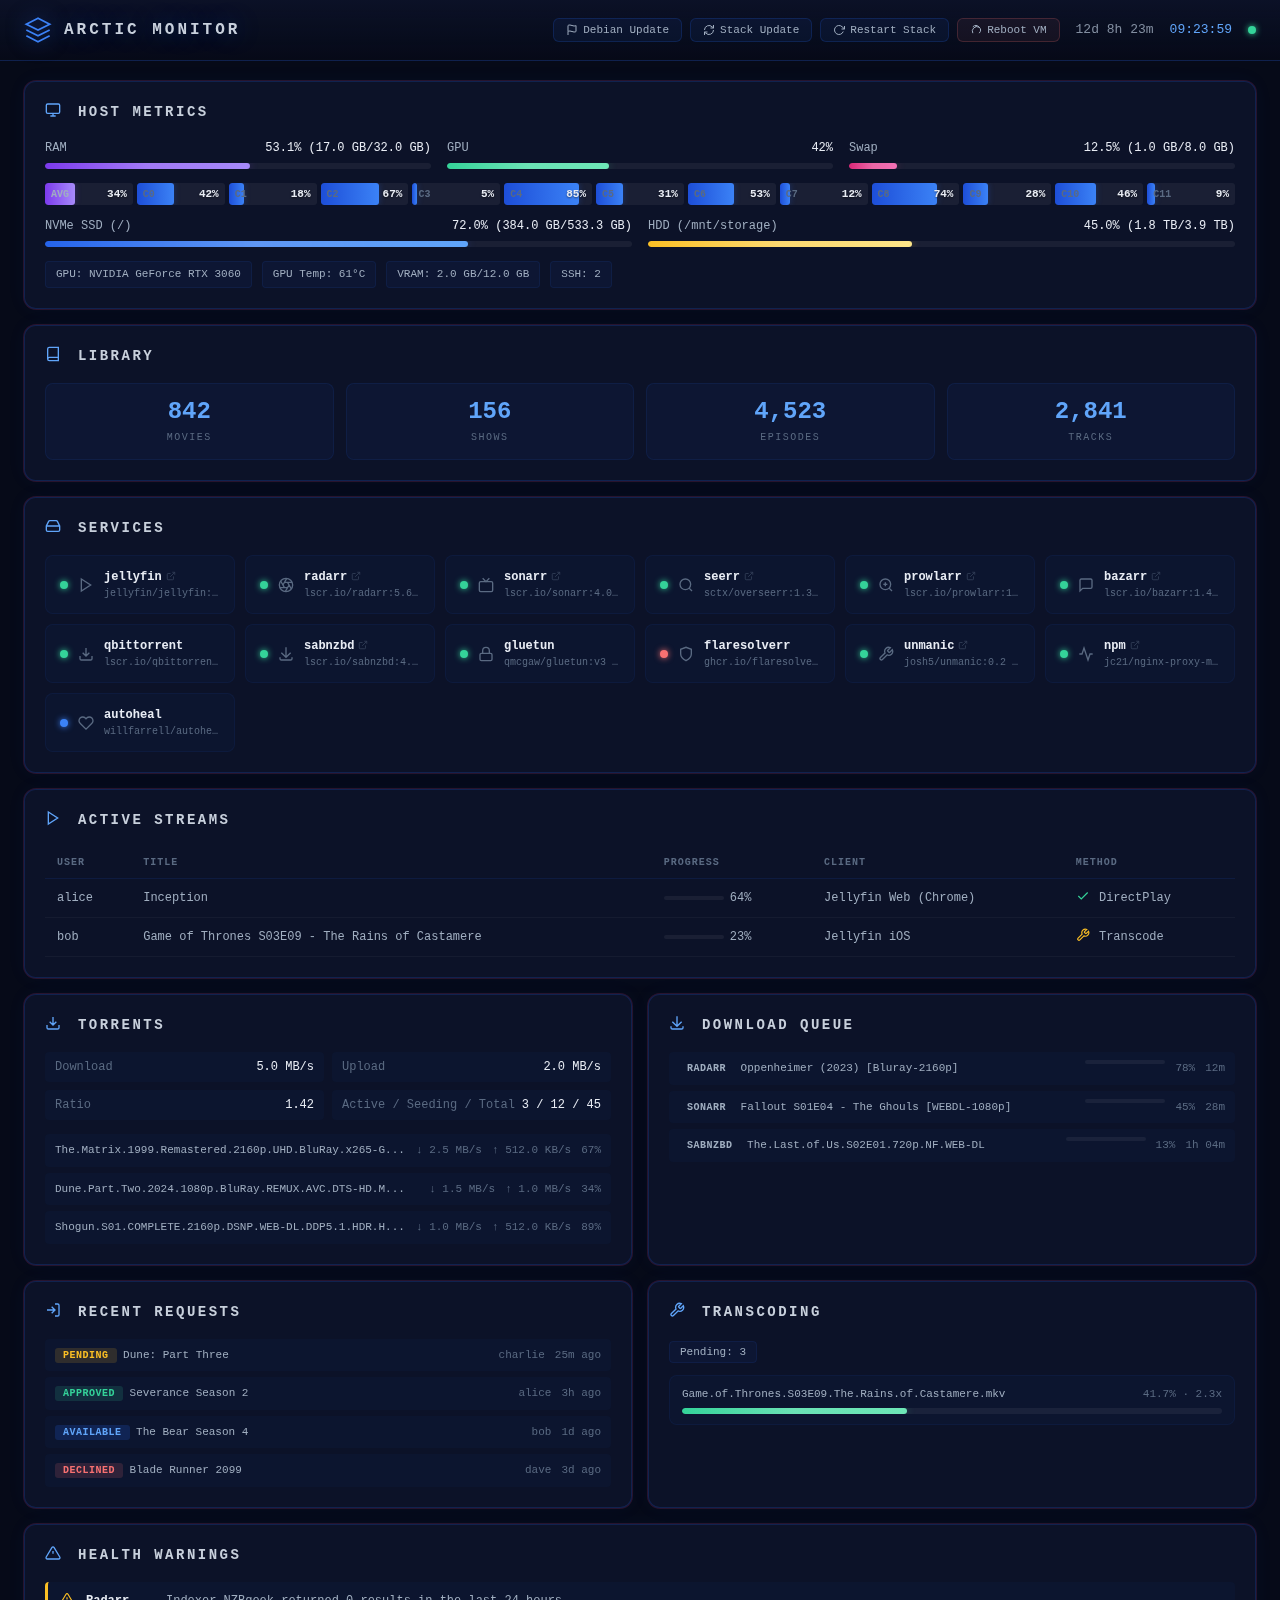
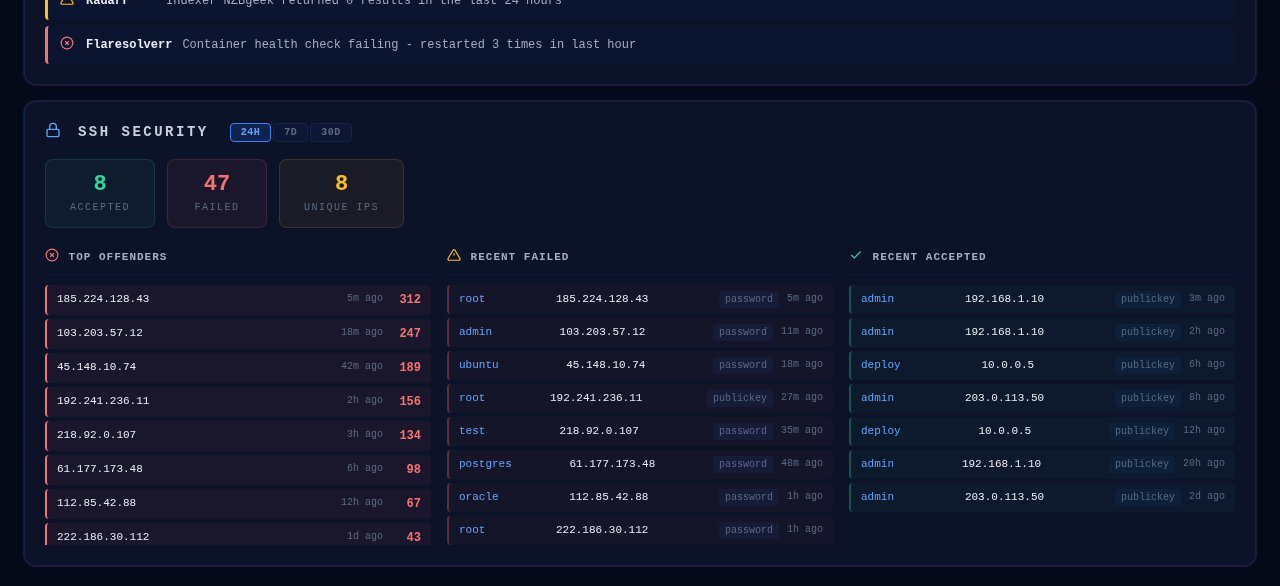
<file: dashboard/web/preview.html>
<!DOCTYPE html>
<html lang="en">
<head>
    <meta charset="UTF-8">
    <meta name="viewport" content="width=device-width, initial-scale=1.0">
    <title>Arctic Monitor - Preview</title>
    <link rel="icon" href="/assets/favicon.svg" type="image/svg+xml">
    <style>
/* Arctic Monitor - Deep Blue Chrome Theme */
:root {
    --bg-deep: #060a18;
    --bg-card: #0c1228;
    --bg-card-hover: #111a38;
    --border-frost: rgba(37, 99, 235, 0.2);
    --border-frost-hover: rgba(37, 99, 235, 0.4);
    --accent: #2563eb;
    --accent-light: #3b82f6;
    --accent-bright: #60a5fa;
    --accent-dim: rgba(37, 99, 235, 0.12);
    --text-primary: #e8ecf4;
    --text-secondary: #a0aec0;
    --text-muted: #5a6a82;
    --green: #34d399;
    --amber: #fbbf24;
    --red: #f87171;
    --pink: #ec4899;
    --pink-dim: rgba(236, 72, 153, 0.15);
    --pink-glow: rgba(236, 72, 153, 0.25);
    --chrome: #c8d0dc;
    --radius: 12px;
    --radius-sm: 8px;
}

*, *::before, *::after {
    box-sizing: border-box;
    margin: 0;
    padding: 0;
}

body {
    font-family: 'SF Mono', 'Cascadia Code', 'Fira Code', 'JetBrains Mono', monospace;
    background: var(--bg-deep);
    color: var(--text-primary);
    min-height: 100vh;
    line-height: 1.5;
    -webkit-font-smoothing: antialiased;
}

/* Icons */
.icon {
    width: 16px;
    height: 16px;
    vertical-align: -2px;
    margin-right: 6px;
    stroke: var(--accent-bright);
    flex-shrink: 0;
}

.svc-icon {
    width: 16px;
    height: 16px;
    stroke: var(--text-muted);
    flex-shrink: 0;
}

a.service-card:hover .svc-icon {
    stroke: var(--accent-bright);
}

.link-icon {
    width: 10px;
    height: 10px;
    vertical-align: -1px;
    margin-left: 4px;
    stroke: var(--text-muted);
    opacity: 0.5;
}

a.service-card:hover .link-icon {
    stroke: var(--accent-bright);
    opacity: 1;
}

.inline-icon {
    width: 14px;
    height: 14px;
    vertical-align: -2px;
    margin-right: 2px;
}

.inline-icon.ok { stroke: var(--green); }
.inline-icon.warn { stroke: var(--amber); }
.inline-icon.err { stroke: var(--red); }

/* Disk metrics row */
.metrics-grid-disks {
    display: grid;
    grid-template-columns: repeat(2, 1fr);
    gap: 16px;
    margin-top: 12px;
}

/* Header */
.header {
    display: flex;
    justify-content: space-between;
    align-items: center;
    padding: 16px 24px;
    background: linear-gradient(180deg, rgba(12, 18, 40, 0.95) 0%, rgba(6, 10, 24, 0.8) 100%);
    border-bottom: 1px solid var(--border-frost);
    position: sticky;
    top: 0;
    z-index: 100;
    backdrop-filter: blur(20px);
}

.header-left {
    display: flex;
    align-items: center;
    gap: 12px;
}

.logo-icon {
    color: var(--accent-light);
    filter: drop-shadow(0 0 10px rgba(37, 99, 235, 0.5));
}

.header h1 {
    font-size: 16px;
    font-weight: 700;
    letter-spacing: 3px;
    color: var(--chrome);
    text-shadow: 0 0 24px rgba(37, 99, 235, 0.4);
}

.header-right {
    display: flex;
    align-items: center;
    gap: 16px;
    font-size: 13px;
    color: var(--text-secondary);
}

.header-uptime {
    opacity: 0.8;
}

.header-clock {
    font-variant-numeric: tabular-nums;
    color: var(--accent-bright);
}

.sse-status {
    width: 8px;
    height: 8px;
    border-radius: 50%;
    background: var(--text-muted);
    transition: background 0.3s;
}

.sse-status.connected {
    background: var(--green);
    box-shadow: 0 0 6px var(--green);
}

.sse-status.disconnected {
    background: var(--red);
    box-shadow: 0 0 6px var(--red);
}

/* Dashboard Grid */
.dashboard {
    display: grid;
    grid-template-columns: repeat(4, 1fr);
    gap: 16px;
    padding: 20px 24px;
    max-width: 1600px;
    margin: 0 auto;
}

/* Cards */
.card {
    background: var(--bg-card);
    border: 1px solid var(--border-frost);
    border-radius: var(--radius);
    padding: 20px;
    backdrop-filter: blur(10px);
    transition: border-color 0.3s, box-shadow 0.3s;
    box-shadow: 0 0 0 1px var(--pink-dim), 0 0 20px rgba(37, 99, 235, 0.05);
}

.card:hover {
    border-color: var(--pink);
    box-shadow: 0 0 0 1px var(--pink-glow), 0 0 30px rgba(236, 72, 153, 0.1), 0 0 60px rgba(37, 99, 235, 0.08);
}

.card-wide { grid-column: span 4; }
.card-full { grid-column: span 4; }
.card-half { grid-column: span 2; }

.card-title {
    font-size: 14px;
    text-transform: uppercase;
    letter-spacing: 2.5px;
    color: var(--chrome);
    margin-bottom: 16px;
    font-weight: 700;
}

/* Host Metrics */
.metrics-grid-main {
    display: grid;
    grid-template-columns: repeat(3, 1fr);
    gap: 16px;
}

.metrics-grid {
    display: grid;
    grid-template-columns: repeat(4, 1fr);
    gap: 16px;
}

/* Per-core CPU grid */
.cpu-cores-section {
    margin-top: 14px;
}

.cpu-cores-grid {
    display: grid;
    grid-template-columns: repeat(auto-fit, minmax(80px, 1fr));
    gap: 4px;
    margin-top: 6px;
}

.cpu-core-bar {
    height: 22px;
    background: rgba(255, 255, 255, 0.06);
    border-radius: 3px;
    overflow: hidden;
    position: relative;
    display: flex;
    align-items: center;
}

.cpu-core-fill {
    position: absolute;
    top: 0;
    left: 0;
    height: 100%;
    border-radius: 3px;
    transition: width 0.8s cubic-bezier(0.4, 0, 0.2, 1);
    background: linear-gradient(90deg, #1d4ed8, var(--accent-light));
    box-shadow: 0 0 6px rgba(37, 99, 235, 0.3);
}

.cpu-core-id {
    position: relative;
    z-index: 1;
    font-size: 10px;
    font-weight: 600;
    color: var(--text-muted);
    margin-left: 6px;
    min-width: 14px;
}

.cpu-core-pct {
    position: absolute;
    right: 6px;
    z-index: 1;
    font-size: 11px;
    font-weight: 600;
    color: var(--text-primary);
    text-shadow: 0 1px 2px rgba(0,0,0,0.5);
    font-variant-numeric: tabular-nums;
}

.cpu-core-avg .cpu-core-fill {
    background: linear-gradient(90deg, #7c3aed, #a78bfa);
    box-shadow: 0 0 6px rgba(124, 58, 237, 0.3);
}

.cpu-core-avg .cpu-core-id {
    color: var(--text-secondary);
}

.metrics-grid-3 {
    display: grid;
    grid-template-columns: repeat(3, 1fr);
    gap: 16px;
    margin-top: 12px;
}

.metric-header {
    display: flex;
    justify-content: space-between;
    font-size: 12px;
    margin-bottom: 6px;
    color: var(--text-secondary);
}

.metric-header span:last-child {
    font-variant-numeric: tabular-nums;
    color: var(--text-primary);
}

.bar {
    height: 6px;
    background: rgba(255, 255, 255, 0.06);
    border-radius: 3px;
    overflow: hidden;
}

.bar-fill {
    height: 100%;
    border-radius: 3px;
    transition: width 0.8s cubic-bezier(0.4, 0, 0.2, 1);
    position: relative;
}

.bar-cpu {
    background: linear-gradient(90deg, #1d4ed8, var(--accent-light));
    box-shadow: 0 0 10px rgba(37, 99, 235, 0.4);
}

.bar-ram {
    background: linear-gradient(90deg, #7c3aed, #a78bfa);
    box-shadow: 0 0 10px rgba(124, 58, 237, 0.3);
}

.bar-gpu {
    background: linear-gradient(90deg, var(--green), #6ee7b7);
    box-shadow: 0 0 10px rgba(52, 211, 153, 0.3);
}

.bar-swap {
    background: linear-gradient(90deg, #db2777, #f472b6);
    box-shadow: 0 0 10px rgba(219, 39, 119, 0.3);
}

.bar-disk-nvme {
    background: linear-gradient(90deg, var(--accent), var(--accent-bright));
    box-shadow: 0 0 10px rgba(37, 99, 235, 0.3);
}

.bar-disk-hdd {
    background: linear-gradient(90deg, var(--amber), #fde68a);
    box-shadow: 0 0 10px rgba(251, 191, 36, 0.3);
}

/* Animated aurora shimmer on bars */
.bar-fill::after {
    content: '';
    position: absolute;
    top: 0;
    left: 0;
    right: 0;
    bottom: 0;
    background: linear-gradient(90deg, transparent, rgba(255,255,255,0.15), transparent);
    animation: shimmer 3s infinite;
}

@keyframes shimmer {
    0% { transform: translateX(-100%); }
    100% { transform: translateX(100%); }
}

.metrics-info {
    display: flex;
    gap: 10px;
    margin-top: 14px;
    flex-wrap: wrap;
}

.info-chip {
    font-size: 11px;
    color: var(--text-secondary);
    background: rgba(37, 99, 235, 0.06);
    padding: 4px 10px;
    border-radius: 4px;
    border: 1px solid rgba(37, 99, 235, 0.1);
}

/* Service Grid */
.service-grid {
    display: grid;
    grid-template-columns: repeat(auto-fill, minmax(180px, 1fr));
    gap: 10px;
}

.service-card {
    display: flex;
    align-items: center;
    gap: 10px;
    padding: 12px 14px;
    background: rgba(37, 99, 235, 0.04);
    border: 1px solid rgba(37, 99, 235, 0.08);
    border-radius: var(--radius-sm);
    transition: background 0.2s, border-color 0.2s;
    text-decoration: none;
    color: inherit;
    cursor: default;
}

a.service-card {
    cursor: pointer;
}

a.service-card:hover {
    background: rgba(37, 99, 235, 0.1);
    border-color: var(--border-frost-hover);
}

.service-dot {
    width: 8px;
    height: 8px;
    border-radius: 50%;
    flex-shrink: 0;
    transition: background 0.3s, box-shadow 0.3s;
}

.service-dot.healthy {
    background: var(--green);
    box-shadow: 0 0 6px var(--green);
    animation: pulse 2s infinite;
}

.service-dot.unhealthy {
    background: var(--red);
    box-shadow: 0 0 6px var(--red);
}

.service-dot.starting {
    background: var(--amber);
    box-shadow: 0 0 6px var(--amber);
}

.service-dot.running {
    background: var(--accent-light);
    box-shadow: 0 0 6px var(--accent-light);
}

.service-dot.stopped {
    background: var(--text-muted);
}

@keyframes pulse {
    0%, 100% { opacity: 1; }
    50% { opacity: 0.6; }
}

.service-info {
    min-width: 0;
}

.service-name {
    font-size: 12px;
    font-weight: 600;
    color: var(--text-primary);
    white-space: nowrap;
    overflow: hidden;
    text-overflow: ellipsis;
}

.service-meta {
    font-size: 10px;
    color: var(--text-muted);
    white-space: nowrap;
    overflow: hidden;
    text-overflow: ellipsis;
}

/* Streams Table */
.table-wrap {
    overflow-x: auto;
}

.streams-table {
    width: 100%;
    border-collapse: collapse;
    font-size: 12px;
}

.streams-table th {
    text-align: left;
    padding: 8px 12px;
    color: var(--text-muted);
    font-weight: 600;
    font-size: 10px;
    text-transform: uppercase;
    letter-spacing: 1px;
    border-bottom: 1px solid rgba(37, 99, 235, 0.12);
}

.streams-table td {
    padding: 10px 12px;
    border-bottom: 1px solid rgba(255, 255, 255, 0.04);
    color: var(--text-secondary);
}

.streams-table tr {
    transition: background 0.2s;
}

.streams-table tbody tr:hover {
    background: rgba(37, 99, 235, 0.06);
}

.progress-mini {
    width: 60px;
    height: 4px;
    background: rgba(255, 255, 255, 0.06);
    border-radius: 2px;
    overflow: hidden;
    display: inline-block;
    vertical-align: middle;
    margin-right: 6px;
}

.progress-mini-fill {
    height: 100%;
    background: var(--accent-light);
    border-radius: 2px;
    transition: width 0.5s;
}

/* Torrent Stats */
.torrent-stats {
    display: grid;
    grid-template-columns: 1fr 1fr;
    gap: 8px;
    margin-bottom: 14px;
}

.stat-row {
    display: flex;
    justify-content: space-between;
    align-items: center;
    padding: 6px 10px;
    background: rgba(37, 99, 235, 0.04);
    border-radius: 4px;
    font-size: 12px;
}

.stat-label {
    color: var(--text-muted);
}

.stat-value {
    color: var(--text-primary);
    font-variant-numeric: tabular-nums;
}

.torrent-list, .download-list, .request-list, .health-list {
    display: flex;
    flex-direction: column;
    gap: 6px;
}

.torrent-item, .download-item, .request-item {
    display: flex;
    justify-content: space-between;
    align-items: center;
    padding: 8px 10px;
    background: rgba(37, 99, 235, 0.04);
    border-radius: 4px;
    font-size: 11px;
    gap: 8px;
}

.torrent-item-name, .download-item-name, .request-item-name {
    color: var(--text-secondary);
    white-space: nowrap;
    overflow: hidden;
    text-overflow: ellipsis;
    flex: 1;
    min-width: 0;
}

.torrent-item-stats, .download-item-stats, .request-item-meta {
    display: flex;
    gap: 10px;
    flex-shrink: 0;
    color: var(--text-muted);
    font-variant-numeric: tabular-nums;
}

/* Download progress bar */
.download-progress {
    width: 80px;
    height: 4px;
    background: rgba(255, 255, 255, 0.06);
    border-radius: 2px;
    overflow: hidden;
}

.download-progress-fill {
    height: 100%;
    background: var(--accent-light);
    border-radius: 2px;
    transition: width 0.5s;
}

/* Request status badges */
.status-badge {
    font-size: 10px;
    padding: 2px 8px;
    border-radius: 3px;
    font-weight: 600;
    text-transform: uppercase;
    letter-spacing: 0.5px;
}

.status-badge.approved { background: rgba(52, 211, 153, 0.15); color: var(--green); }
.status-badge.pending { background: rgba(251, 191, 36, 0.15); color: var(--amber); }
.status-badge.declined { background: rgba(248, 113, 113, 0.15); color: var(--red); }
.status-badge.available { background: rgba(37, 99, 235, 0.2); color: var(--accent-bright); }

/* Transcoding */
.transcode-info {
    margin-bottom: 12px;
}

.transcode-workers {
    display: flex;
    flex-direction: column;
    gap: 8px;
}

.worker-card {
    padding: 10px 12px;
    background: rgba(37, 99, 235, 0.04);
    border-radius: var(--radius-sm);
    border: 1px solid rgba(37, 99, 235, 0.08);
}

.worker-header {
    display: flex;
    justify-content: space-between;
    font-size: 11px;
    margin-bottom: 6px;
}

.worker-file {
    color: var(--text-secondary);
    white-space: nowrap;
    overflow: hidden;
    text-overflow: ellipsis;
    flex: 1;
    min-width: 0;
}

.worker-stats {
    color: var(--text-muted);
    flex-shrink: 0;
    margin-left: 10px;
}

/* Health warnings */
.health-item {
    display: flex;
    align-items: flex-start;
    gap: 10px;
    padding: 10px 12px;
    background: rgba(37, 99, 235, 0.04);
    border-radius: 4px;
    font-size: 12px;
    border-left: 3px solid var(--amber);
}

.health-item.error {
    border-left-color: var(--red);
}

.health-source {
    font-weight: 600;
    color: var(--text-primary);
    flex-shrink: 0;
    min-width: 70px;
}

.health-message {
    color: var(--text-secondary);
}

/* Empty state */
.empty-state {
    color: var(--text-muted);
    font-size: 12px;
    text-align: center;
    padding: 20px;
    font-style: italic;
}

/* Data transition animation */
.fade-update {
    animation: fadeUpdate 0.4s ease;
}

@keyframes fadeUpdate {
    0% { opacity: 0.5; }
    100% { opacity: 1; }
}

/* Responsive */
@media (max-width: 1200px) {
    .dashboard {
        grid-template-columns: repeat(2, 1fr);
    }
    .card-wide, .card-full {
        grid-column: span 2;
    }
    .metrics-grid, .metrics-grid-main {
        grid-template-columns: repeat(2, 1fr);
    }
    .metrics-grid-3 {
        grid-template-columns: repeat(2, 1fr);
    }
    .metrics-grid-disks {
        grid-template-columns: 1fr;
    }
    .cpu-cores-grid {
        grid-template-columns: repeat(auto-fill, minmax(50px, 1fr));
    }
    .library-grid {
        grid-template-columns: repeat(2, 1fr);
    }
    .ssh-columns {
        grid-template-columns: 1fr;
    }
}

@media (max-width: 768px) {
    .dashboard {
        grid-template-columns: 1fr;
        padding: 12px;
        gap: 12px;
    }
    .card-wide, .card-full, .card-half {
        grid-column: span 1;
    }
    .metrics-grid, .metrics-grid-main, .metrics-grid-3, .metrics-grid-disks {
        grid-template-columns: 1fr;
    }
    .cpu-cores-grid {
        grid-template-columns: repeat(auto-fill, minmax(40px, 1fr));
    }
    .header {
        flex-wrap: wrap;
        padding: 12px 16px;
    }
    .header h1 {
        font-size: 13px;
        letter-spacing: 2px;
    }
    .header-actions {
        order: 3;
        width: 100%;
        justify-content: center;
        margin-top: 8px;
    }
    .torrent-stats {
        grid-template-columns: 1fr;
    }
    .service-grid {
        grid-template-columns: repeat(auto-fill, minmax(150px, 1fr));
    }
    .library-grid {
        grid-template-columns: repeat(2, 1fr);
    }
    .ssh-columns {
        grid-template-columns: 1fr;
    }
    .ssh-summary {
        flex-wrap: wrap;
    }
}

/* Topbar action buttons */
.header-actions {
    display: flex;
    gap: 8px;
}

.btn-action {
    display: flex;
    align-items: center;
    gap: 5px;
    padding: 5px 12px;
    border: 1px solid var(--border-frost);
    border-radius: 6px;
    background: rgba(37, 99, 235, 0.08);
    color: var(--text-secondary);
    font-family: inherit;
    font-size: 11px;
    cursor: pointer;
    transition: all 0.2s;
    white-space: nowrap;
}

.btn-action:hover {
    background: rgba(37, 99, 235, 0.18);
    border-color: var(--accent-light);
    color: var(--text-primary);
}

.btn-action.danger {
    border-color: rgba(248, 113, 113, 0.2);
    background: rgba(248, 113, 113, 0.06);
}

.btn-action.danger:hover {
    background: rgba(248, 113, 113, 0.15);
    border-color: var(--red);
    color: var(--red);
}

.btn-action svg {
    width: 12px;
    height: 12px;
}

.btn-action.loading {
    opacity: 0.6;
    pointer-events: none;
}

/* Library Stats */
.library-grid {
    display: grid;
    grid-template-columns: repeat(4, 1fr);
    gap: 12px;
}

.library-stat {
    text-align: center;
    padding: 14px 10px;
    background: rgba(37, 99, 235, 0.06);
    border: 1px solid rgba(37, 99, 235, 0.1);
    border-radius: var(--radius-sm);
    transition: border-color 0.2s;
}

.library-stat:hover {
    border-color: var(--pink-dim);
}

.library-stat-value {
    font-size: 24px;
    font-weight: 700;
    color: var(--accent-bright);
    font-variant-numeric: tabular-nums;
    line-height: 1.2;
}

.library-stat-label {
    font-size: 10px;
    text-transform: uppercase;
    letter-spacing: 1.5px;
    color: var(--text-muted);
    margin-top: 4px;
}

/* Confirm dialog overlay */
.confirm-overlay {
    position: fixed;
    inset: 0;
    background: rgba(6, 10, 24, 0.85);
    display: flex;
    align-items: center;
    justify-content: center;
    z-index: 200;
    backdrop-filter: blur(4px);
}

.confirm-dialog {
    background: var(--bg-card);
    border: 1px solid var(--pink);
    border-radius: var(--radius);
    padding: 24px;
    max-width: 400px;
    text-align: center;
    box-shadow: 0 0 40px var(--pink-glow);
}

.confirm-dialog p {
    color: var(--text-secondary);
    margin-bottom: 20px;
    font-size: 13px;
}

.confirm-dialog .btn-group {
    display: flex;
    gap: 10px;
    justify-content: center;
}

.confirm-dialog .btn-confirm {
    padding: 8px 20px;
    border: 1px solid var(--red);
    border-radius: 6px;
    background: rgba(248, 113, 113, 0.15);
    color: var(--red);
    font-family: inherit;
    font-size: 12px;
    cursor: pointer;
    transition: all 0.2s;
}

.confirm-dialog .btn-confirm:hover {
    background: rgba(248, 113, 113, 0.3);
}

.confirm-dialog .btn-cancel {
    padding: 8px 20px;
    border: 1px solid var(--border-frost);
    border-radius: 6px;
    background: rgba(37, 99, 235, 0.08);
    color: var(--text-secondary);
    font-family: inherit;
    font-size: 12px;
    cursor: pointer;
    transition: all 0.2s;
}

.confirm-dialog .btn-cancel:hover {
    background: rgba(37, 99, 235, 0.18);
    color: var(--text-primary);
}

/* SSH Security */
.period-toggle {
    display: inline-flex;
    gap: 2px;
    margin-left: 10px;
    vertical-align: middle;
}

.period-btn {
    font-family: inherit;
    font-size: 10px;
    font-weight: 600;
    padding: 3px 10px;
    border: 1px solid rgba(37, 99, 235, 0.15);
    border-radius: 4px;
    background: rgba(37, 99, 235, 0.06);
    color: var(--text-muted);
    cursor: pointer;
    text-transform: uppercase;
    letter-spacing: 0.5px;
    transition: all 0.2s;
}

.period-btn:hover {
    background: rgba(37, 99, 235, 0.12);
    color: var(--text-secondary);
}

.period-btn.active {
    background: rgba(37, 99, 235, 0.2);
    border-color: var(--accent-light);
    color: var(--accent-bright);
}

.title-period {
    font-size: 10px;
    font-weight: 400;
    color: var(--text-muted);
    letter-spacing: 1px;
}

.ssh-summary {
    display: flex;
    gap: 12px;
    margin-bottom: 20px;
}

.ssh-stat {
    display: flex;
    flex-direction: column;
    align-items: center;
    padding: 12px 24px;
    border-radius: var(--radius-sm);
    border: 1px solid rgba(37, 99, 235, 0.1);
    min-width: 100px;
}

.ssh-stat-ok {
    background: rgba(52, 211, 153, 0.06);
    border-color: rgba(52, 211, 153, 0.15);
}

.ssh-stat-fail {
    background: rgba(248, 113, 113, 0.06);
    border-color: rgba(248, 113, 113, 0.15);
}

.ssh-stat-ips {
    background: rgba(251, 191, 36, 0.06);
    border-color: rgba(251, 191, 36, 0.15);
}

.ssh-stat-value {
    font-size: 22px;
    font-weight: 700;
    font-variant-numeric: tabular-nums;
    line-height: 1.2;
}

.ssh-stat-ok .ssh-stat-value { color: var(--green); }
.ssh-stat-fail .ssh-stat-value { color: var(--red); }
.ssh-stat-ips .ssh-stat-value { color: var(--amber); }

.ssh-stat-label {
    font-size: 10px;
    text-transform: uppercase;
    letter-spacing: 1.5px;
    color: var(--text-muted);
    margin-top: 2px;
}

.ssh-columns {
    display: grid;
    grid-template-columns: 1fr 1fr 1fr;
    gap: 16px;
}

.ssh-col-title {
    font-size: 11px;
    font-weight: 600;
    text-transform: uppercase;
    letter-spacing: 1px;
    color: var(--text-secondary);
    margin-bottom: 10px;
    padding-bottom: 8px;
    border-bottom: 1px solid rgba(37, 99, 235, 0.1);
}

.ssh-list {
    display: flex;
    flex-direction: column;
    gap: 4px;
    max-height: 260px;
    overflow-y: auto;
}

.ssh-entry {
    display: flex;
    justify-content: space-between;
    align-items: center;
    padding: 6px 10px;
    border-radius: 4px;
    font-size: 11px;
    gap: 8px;
}

.ssh-entry-fail {
    background: rgba(248, 113, 113, 0.04);
    border-left: 2px solid rgba(248, 113, 113, 0.3);
}

.ssh-entry-ok {
    background: rgba(52, 211, 153, 0.04);
    border-left: 2px solid rgba(52, 211, 153, 0.3);
}

.ssh-entry-offender {
    background: rgba(248, 113, 113, 0.06);
    border-left: 2px solid var(--red);
}

.ssh-entry-ip {
    font-family: inherit;
    color: var(--text-primary);
    font-weight: 500;
    min-width: 0;
    overflow: hidden;
    text-overflow: ellipsis;
    white-space: nowrap;
}

.ssh-entry-user {
    color: var(--accent-bright);
    font-weight: 500;
}

.ssh-entry-meta {
    display: flex;
    gap: 8px;
    flex-shrink: 0;
    color: var(--text-muted);
    font-variant-numeric: tabular-nums;
}

.ssh-entry-count {
    color: var(--red);
    font-weight: 700;
    font-size: 12px;
    min-width: 30px;
    text-align: right;
}

.ssh-entry-time {
    color: var(--text-muted);
    font-size: 10px;
}

.ssh-entry-method {
    font-size: 10px;
    padding: 1px 6px;
    border-radius: 3px;
    background: rgba(37, 99, 235, 0.08);
    color: var(--text-muted);
}

/* Scrollbar */
::-webkit-scrollbar {
    width: 6px;
    height: 6px;
}

::-webkit-scrollbar-track {
    background: transparent;
}

::-webkit-scrollbar-thumb {
    background: rgba(37, 99, 235, 0.2);
    border-radius: 3px;
}

::-webkit-scrollbar-thumb:hover {
    background: rgba(37, 99, 235, 0.35);
}
    </style>
</head>
<body>
    <!-- Header -->
    <header class="header">
        <div class="header-left">
            <svg class="logo-icon" viewBox="0 0 24 24" width="28" height="28" fill="none" stroke="currentColor" stroke-width="1.5">
                <path d="M12 2L2 7l10 5 10-5-10-5zM2 17l10 5 10-5M2 12l10 5 10-5"/>
            </svg>
            <h1>ARCTIC MONITOR</h1>
        </div>
        <div class="header-right">
            <div class="header-actions">
                <button class="btn-action" onclick="alert('Preview mode - actions disabled')" title="apt update && apt upgrade">
                    <svg viewBox="0 0 24 24" fill="none" stroke="currentColor" stroke-width="2"><path d="M4 15s1-1 4-1 5 2 8 2 4-1 4-1V3s-1 1-4 1-5-2-8-2-4 1-4 1z"/><line x1="4" y1="22" x2="4" y2="15"/></svg>
                    Debian Update
                </button>
                <button class="btn-action" onclick="alert('Preview mode - actions disabled')" title="Pull latest images and prune unused">
                    <svg viewBox="0 0 24 24" fill="none" stroke="currentColor" stroke-width="2"><path d="M21 2v6h-6M3 12a9 9 0 0115.56-6.14L21 8M3 22v-6h6M21 12a9 9 0 01-15.56 6.14L3 16"/></svg>
                    Stack Update
                </button>
                <button class="btn-action" onclick="alert('Preview mode - actions disabled')" title="Restart all containers">
                    <svg viewBox="0 0 24 24" fill="none" stroke="currentColor" stroke-width="2"><polyline points="23 4 23 10 17 10"/><path d="M20.49 15a9 9 0 11-2.12-9.36L23 10"/></svg>
                    Restart Stack
                </button>
                <button class="btn-action danger" onclick="alert('Preview mode - actions disabled')" title="Reboot the server">
                    <svg viewBox="0 0 24 24" fill="none" stroke="currentColor" stroke-width="2"><path d="M18.36 6.64A9 9 0 005.64 18.36M18.36 18.36A9 9 0 005.64 5.64"/><line x1="12" y1="2" x2="12" y2="6"/></svg>
                    Reboot VM
                </button>
            </div>
            <span class="header-uptime" id="server-uptime">--</span>
            <span class="header-clock" id="clock">--:--:--</span>
            <span class="sse-status" id="sse-status" title="SSE connection status"></span>
        </div>
    </header>

    <main class="dashboard">
        <!-- Host Metrics -->
        <section class="card card-wide" id="host-section">
            <h2 class="card-title"><svg class="icon" viewBox="0 0 24 24" fill="none" stroke="currentColor" stroke-width="2"><rect x="2" y="3" width="20" height="14" rx="2"/><path d="M8 21h8M12 17v4"/></svg> Host Metrics</h2>
            <div class="metrics-grid-main" id="host-metrics">
                <div class="metric">
                    <div class="metric-header"><span>RAM</span><span id="ram-value">--%</span></div>
                    <div class="bar"><div class="bar-fill bar-ram" id="ram-bar" style="width:0%"></div></div>
                </div>
                <div class="metric">
                    <div class="metric-header"><span>GPU</span><span id="gpu-value">--%</span></div>
                    <div class="bar"><div class="bar-fill bar-gpu" id="gpu-bar" style="width:0%"></div></div>
                </div>
                <div class="metric">
                    <div class="metric-header"><span>Swap</span><span id="swap-value">--%</span></div>
                    <div class="bar"><div class="bar-fill bar-swap" id="swap-bar" style="width:0%"></div></div>
                </div>
            </div>
            <div class="cpu-cores-section">
                <div class="cpu-cores-grid" id="cpu-cores"></div>
            </div>
            <div class="metrics-grid-disks" id="disk-metrics"></div>
            <div class="metrics-info">
                <span id="gpu-info" class="info-chip">GPU: --</span>
                <span id="gpu-temp" class="info-chip">GPU Temp: --</span>
                <span id="gpu-mem" class="info-chip">VRAM: --</span>
                <span id="ssh-count" class="info-chip">SSH: 0</span>
            </div>
        </section>

        <!-- Library Stats -->
        <section class="card card-full" id="library-section">
            <h2 class="card-title"><svg class="icon" viewBox="0 0 24 24" fill="none" stroke="currentColor" stroke-width="2"><path d="M4 19.5A2.5 2.5 0 016.5 17H20"/><path d="M6.5 2H20v20H6.5A2.5 2.5 0 014 19.5v-15A2.5 2.5 0 016.5 2z"/></svg> Library</h2>
            <div class="library-grid" id="library-grid">
                <div class="library-stat"><div class="library-stat-value" id="lib-movies">--</div><div class="library-stat-label">Movies</div></div>
                <div class="library-stat"><div class="library-stat-value" id="lib-series">--</div><div class="library-stat-label">Shows</div></div>
                <div class="library-stat"><div class="library-stat-value" id="lib-episodes">--</div><div class="library-stat-label">Episodes</div></div>
                <div class="library-stat"><div class="library-stat-value" id="lib-music">--</div><div class="library-stat-label">Tracks</div></div>
            </div>
        </section>

        <!-- Service Grid -->
        <section class="card card-full" id="services-section">
            <h2 class="card-title"><svg class="icon" viewBox="0 0 24 24" fill="none" stroke="currentColor" stroke-width="2"><path d="M22 12H2M5.45 5.11L2 12v6a2 2 0 002 2h16a2 2 0 002-2v-6l-3.45-6.89A2 2 0 0016.76 4H7.24a2 2 0 00-1.79 1.11z"/><line x1="6" y1="16" x2="6.01" y2="16"/><line x1="10" y1="16" x2="10.01" y2="16"/></svg> Services</h2>
            <div class="service-grid" id="service-grid"></div>
        </section>

        <!-- Active Streams -->
        <section class="card card-full" id="streams-section">
            <h2 class="card-title"><svg class="icon" viewBox="0 0 24 24" fill="none" stroke="currentColor" stroke-width="2"><polygon points="5 3 19 12 5 21 5 3"/></svg> Active Streams</h2>
            <div class="table-wrap" id="streams-table">
                <p class="empty-state">No active streams</p>
            </div>
        </section>

        <!-- Torrents -->
        <section class="card card-half" id="torrents-section">
            <h2 class="card-title"><svg class="icon" viewBox="0 0 24 24" fill="none" stroke="currentColor" stroke-width="2"><path d="M21 15v4a2 2 0 01-2 2H5a2 2 0 01-2-2v-4M7 10l5 5 5-5M12 15V3"/></svg> Torrents</h2>
            <div id="torrent-stats" class="torrent-stats">
                <div class="stat-row"><span class="stat-label">Download</span><span class="stat-value" id="torrent-dl">--</span></div>
                <div class="stat-row"><span class="stat-label">Upload</span><span class="stat-value" id="torrent-ul">--</span></div>
                <div class="stat-row"><span class="stat-label">Ratio</span><span class="stat-value" id="torrent-ratio">--</span></div>
                <div class="stat-row"><span class="stat-label">Active / Seeding / Total</span><span class="stat-value" id="torrent-counts">-- / -- / --</span></div>
            </div>
            <div id="torrent-list" class="torrent-list"></div>
        </section>

        <!-- Download Queues -->
        <section class="card card-half" id="downloads-section">
            <h2 class="card-title"><svg class="icon" viewBox="0 0 24 24" fill="none" stroke="currentColor" stroke-width="2"><path d="M12 2v14M5 10l7 7 7-7"/><path d="M21 17v2a2 2 0 01-2 2H5a2 2 0 01-2-2v-2"/></svg> Download Queue</h2>
            <div id="download-list" class="download-list"><p class="empty-state">Queue empty</p></div>
        </section>

        <!-- Recent Requests -->
        <section class="card card-half" id="requests-section">
            <h2 class="card-title"><svg class="icon" viewBox="0 0 24 24" fill="none" stroke="currentColor" stroke-width="2"><path d="M15 3h4a2 2 0 012 2v14a2 2 0 01-2 2h-4M10 17l5-5-5-5M15 12H3"/></svg> Recent Requests</h2>
            <div id="request-list" class="request-list"><p class="empty-state">No recent requests</p></div>
        </section>

        <!-- Transcoding -->
        <section class="card card-half" id="transcoding-section">
            <h2 class="card-title"><svg class="icon" viewBox="0 0 24 24" fill="none" stroke="currentColor" stroke-width="2"><path d="M14.7 6.3a1 1 0 000 1.4l1.6 1.6a1 1 0 001.4 0l3.77-3.77a6 6 0 01-7.94 7.94l-6.91 6.91a2.12 2.12 0 01-3-3l6.91-6.91a6 6 0 017.94-7.94l-3.76 3.76z"/></svg> Transcoding</h2>
            <div id="transcode-info" class="transcode-info"><span class="info-chip" id="transcode-pending">Pending: --</span></div>
            <div id="transcode-workers" class="transcode-workers"><p class="empty-state">No active workers</p></div>
        </section>

        <!-- Health Warnings -->
        <section class="card card-full" id="health-section">
            <h2 class="card-title"><svg class="icon" viewBox="0 0 24 24" fill="none" stroke="currentColor" stroke-width="2"><path d="M10.29 3.86L1.82 18a2 2 0 001.71 3h16.94a2 2 0 001.71-3L13.71 3.86a2 2 0 00-3.42 0z"/><line x1="12" y1="9" x2="12" y2="13"/><line x1="12" y1="17" x2="12.01" y2="17"/></svg> Health Warnings</h2>
            <div id="health-list" class="health-list"><p class="empty-state">All systems healthy</p></div>
        </section>

        <!-- SSH Security -->
        <section class="card card-full" id="ssh-section">
            <h2 class="card-title">
                <svg class="icon" viewBox="0 0 24 24" fill="none" stroke="currentColor" stroke-width="2"><rect x="3" y="11" width="18" height="11" rx="2" ry="2"/><path d="M7 11V7a5 5 0 0110 0v4"/></svg> SSH Security
                <span class="period-toggle" id="ssh-period-toggle">
                    <button class="period-btn active" data-period="24h">24h</button>
                    <button class="period-btn" data-period="7d">7d</button>
                    <button class="period-btn" data-period="30d">30d</button>
                </span>
            </h2>
            <div class="ssh-summary" id="ssh-summary">
                <div class="ssh-stat ssh-stat-ok"><span class="ssh-stat-value" id="ssh-accepted">--</span><span class="ssh-stat-label">Accepted</span></div>
                <div class="ssh-stat ssh-stat-fail"><span class="ssh-stat-value" id="ssh-failed">--</span><span class="ssh-stat-label">Failed</span></div>
                <div class="ssh-stat ssh-stat-ips"><span class="ssh-stat-value" id="ssh-unique-ips">--</span><span class="ssh-stat-label">Unique IPs</span></div>
            </div>
            <div class="ssh-columns">
                <div class="ssh-col">
                    <h3 class="ssh-col-title">
                        <svg class="inline-icon err" viewBox="0 0 24 24" fill="none" stroke="currentColor" stroke-width="2"><circle cx="12" cy="12" r="10"/><line x1="15" y1="9" x2="9" y2="15"/><line x1="9" y1="9" x2="15" y2="15"/></svg>
                        Top Offenders
                    </h3>
                    <div id="ssh-offenders" class="ssh-list"><p class="empty-state">No failed attempts</p></div>
                </div>
                <div class="ssh-col">
                    <h3 class="ssh-col-title">
                        <svg class="inline-icon warn" viewBox="0 0 24 24" fill="none" stroke="currentColor" stroke-width="2"><path d="M10.29 3.86L1.82 18a2 2 0 001.71 3h16.94a2 2 0 001.71-3L13.71 3.86a2 2 0 00-3.42 0z"/><line x1="12" y1="9" x2="12" y2="13"/><line x1="12" y1="17" x2="12.01" y2="17"/></svg>
                        Recent Failed
                    </h3>
                    <div id="ssh-recent-failed" class="ssh-list"><p class="empty-state">No failed attempts</p></div>
                </div>
                <div class="ssh-col">
                    <h3 class="ssh-col-title">
                        <svg class="inline-icon ok" viewBox="0 0 24 24" fill="none" stroke="currentColor" stroke-width="2"><polyline points="20 6 9 17 4 12"/></svg>
                        Recent Accepted
                    </h3>
                    <div id="ssh-recent-accepted" class="ssh-list"><p class="empty-state">No logins</p></div>
                </div>
            </div>
        </section>
    </main>

    <!-- Confirm dialog (hidden) -->
    <div id="confirm-overlay" class="confirm-overlay" style="display:none">
        <div class="confirm-dialog">
            <p id="confirm-message"></p>
            <div class="btn-group">
                <button class="btn-cancel" onclick="closeConfirm()">Cancel</button>
                <button class="btn-confirm" id="confirm-btn">Confirm</button>
            </div>
        </div>
    </div>

    <script>
// ===== utils.js (inlined) =====

function formatBytes(bytes) {
    if (bytes === 0 || bytes == null) return '0 B';
    const units = ['B', 'KB', 'MB', 'GB', 'TB'];
    const i = Math.floor(Math.log(bytes) / Math.log(1024));
    return (bytes / Math.pow(1024, i)).toFixed(i > 1 ? 1 : 0) + ' ' + units[i];
}

function formatSpeed(bytesPerSec) {
    if (bytesPerSec === 0 || bytesPerSec == null) return '0 B/s';
    const units = ['B/s', 'KB/s', 'MB/s', 'GB/s'];
    const i = Math.floor(Math.log(bytesPerSec) / Math.log(1024));
    return (bytesPerSec / Math.pow(1024, i)).toFixed(1) + ' ' + units[i];
}

function formatPercent(val) {
    if (val == null) return '--%';
    return val.toFixed(1) + '%';
}

function timeAgo(dateStr) {
    if (!dateStr) return '--';
    const date = new Date(dateStr);
    const now = new Date();
    const seconds = Math.floor((now - date) / 1000);

    if (seconds < 60) return 'just now';
    if (seconds < 3600) return Math.floor(seconds / 60) + 'm ago';
    if (seconds < 86400) return Math.floor(seconds / 3600) + 'h ago';
    return Math.floor(seconds / 86400) + 'd ago';
}

function truncate(str, len) {
    if (!str) return '';
    return str.length > len ? str.substring(0, len) + '...' : str;
}

function esc(str) {
    if (!str) return '';
    const div = document.createElement('div');
    div.textContent = str;
    return div.innerHTML;
}

// ===== components.js (inlined) =====

const icons = {
    service: {
        jellyfin:    '<svg class="svc-icon" viewBox="0 0 24 24" fill="none" stroke="currentColor" stroke-width="2"><polygon points="5 3 19 12 5 21 5 3"/></svg>',
        radarr:      '<svg class="svc-icon" viewBox="0 0 24 24" fill="none" stroke="currentColor" stroke-width="2"><circle cx="12" cy="12" r="10"/><path d="M14.31 8l5.74 9.94M9.69 8h11.48M7.38 12l5.74-9.94M9.69 16L3.95 6.06M14.31 16H2.83M16.62 12l-5.74 9.94"/></svg>',
        sonarr:      '<svg class="svc-icon" viewBox="0 0 24 24" fill="none" stroke="currentColor" stroke-width="2"><rect x="2" y="7" width="20" height="15" rx="2" ry="2"/><polyline points="17 2 12 7 7 2"/></svg>',
        seerr:       '<svg class="svc-icon" viewBox="0 0 24 24" fill="none" stroke="currentColor" stroke-width="2"><circle cx="11" cy="11" r="8"/><line x1="21" y1="21" x2="16.65" y2="16.65"/></svg>',
        prowlarr:    '<svg class="svc-icon" viewBox="0 0 24 24" fill="none" stroke="currentColor" stroke-width="2"><circle cx="11" cy="11" r="8"/><line x1="21" y1="21" x2="16.65" y2="16.65"/><line x1="11" y1="8" x2="11" y2="14"/><line x1="8" y1="11" x2="14" y2="11"/></svg>',
        bazarr:      '<svg class="svc-icon" viewBox="0 0 24 24" fill="none" stroke="currentColor" stroke-width="2"><path d="M21 15a2 2 0 01-2 2H7l-4 4V5a2 2 0 012-2h14a2 2 0 012 2z"/></svg>',
        qbittorrent: '<svg class="svc-icon" viewBox="0 0 24 24" fill="none" stroke="currentColor" stroke-width="2"><path d="M21 15v4a2 2 0 01-2 2H5a2 2 0 01-2-2v-4M7 10l5 5 5-5M12 15V3"/></svg>',
        sabnzbd:     '<svg class="svc-icon" viewBox="0 0 24 24" fill="none" stroke="currentColor" stroke-width="2"><path d="M12 2v14M5 10l7 7 7-7"/><path d="M21 17v2a2 2 0 01-2 2H5a2 2 0 01-2-2v-2"/></svg>',
        gluetun:     '<svg class="svc-icon" viewBox="0 0 24 24" fill="none" stroke="currentColor" stroke-width="2"><rect x="3" y="11" width="18" height="11" rx="2" ry="2"/><path d="M7 11V7a5 5 0 0110 0v4"/></svg>',
        flaresolverr:'<svg class="svc-icon" viewBox="0 0 24 24" fill="none" stroke="currentColor" stroke-width="2"><path d="M12 22s8-4 8-10V5l-8-3-8 3v7c0 6 8 10 8 10z"/></svg>',
        unmanic:     '<svg class="svc-icon" viewBox="0 0 24 24" fill="none" stroke="currentColor" stroke-width="2"><path d="M14.7 6.3a1 1 0 000 1.4l1.6 1.6a1 1 0 001.4 0l3.77-3.77a6 6 0 01-7.94 7.94l-6.91 6.91a2.12 2.12 0 01-3-3l6.91-6.91a6 6 0 017.94-7.94l-3.76 3.76z"/></svg>',
        npm:         '<svg class="svc-icon" viewBox="0 0 24 24" fill="none" stroke="currentColor" stroke-width="2"><path d="M22 12h-4l-3 9L9 3l-3 9H2"/></svg>',
        arcticmon:   '<svg class="svc-icon" viewBox="0 0 24 24" fill="none" stroke="currentColor" stroke-width="2"><path d="M12 2L2 7l10 5 10-5-10-5zM2 17l10 5 10-5M2 12l10 5 10-5"/></svg>',
        autoheal:    '<svg class="svc-icon" viewBox="0 0 24 24" fill="none" stroke="currentColor" stroke-width="2"><path d="M20.84 4.61a5.5 5.5 0 00-7.78 0L12 5.67l-1.06-1.06a5.5 5.5 0 00-7.78 7.78l1.06 1.06L12 21.23l7.78-7.78 1.06-1.06a5.5 5.5 0 000-7.78z"/></svg>',
    },
    _default: '<svg class="svc-icon" viewBox="0 0 24 24" fill="none" stroke="currentColor" stroke-width="2"><rect x="2" y="2" width="20" height="20" rx="5" ry="5"/></svg>'
};

function getSvcIcon(name) {
    return icons.service[name] || icons._default;
}

function renderHost(host) {
    var ramBar = document.getElementById('ram-bar');
    var gpuBar = document.getElementById('gpu-bar');
    var swapBar = document.getElementById('swap-bar');

    var coresContainer = document.getElementById('cpu-cores');

    if (host.cpuCores && host.cpuCores.length > 0) {
        var avgPct = host.cpuPercent.toFixed(0);
        var avgBar = '<div class="cpu-core cpu-core-avg">' +
            '<div class="cpu-core-bar">' +
                '<div class="cpu-core-fill" style="width:' + host.cpuPercent.toFixed(1) + '%"></div>' +
                '<span class="cpu-core-id">AVG</span>' +
                '<span class="cpu-core-pct">' + avgPct + '%</span>' +
            '</div>' +
        '</div>';
        coresContainer.innerHTML = avgBar + host.cpuCores.map(function(c) {
            var pct = c.percent.toFixed(0);
            return '<div class="cpu-core">' +
                '<div class="cpu-core-bar">' +
                    '<div class="cpu-core-fill" style="width:' + c.percent.toFixed(1) + '%"></div>' +
                    '<span class="cpu-core-id">' + c.id + '</span>' +
                    '<span class="cpu-core-pct">' + pct + '%</span>' +
                '</div>' +
            '</div>';
        }).join('');
    }

    ramBar.style.width = host.memPercent.toFixed(1) + '%';
    document.getElementById('ram-value').textContent =
        formatPercent(host.memPercent) + ' (' + formatBytes(host.memUsed) + '/' + formatBytes(host.memTotal) + ')';

    if (host.gpu && host.gpu.available) {
        gpuBar.style.width = host.gpu.utilPercent + '%';
        document.getElementById('gpu-value').textContent = host.gpu.utilPercent + '%';
        document.getElementById('gpu-info').textContent = 'GPU: ' + esc(host.gpu.name);
        document.getElementById('gpu-temp').textContent = 'GPU Temp: ' + host.gpu.tempC + '\u00B0C';
        document.getElementById('gpu-mem').textContent =
            'VRAM: ' + formatBytes(host.gpu.memUsed) + '/' + formatBytes(host.gpu.memTotal);
    } else {
        gpuBar.style.width = '0%';
        document.getElementById('gpu-value').textContent = 'N/A';
        document.getElementById('gpu-info').textContent = 'GPU: unavailable';
        document.getElementById('gpu-temp').textContent = '';
        document.getElementById('gpu-mem').textContent = '';
    }

    swapBar.style.width = (host.swapPercent || 0).toFixed(1) + '%';
    if (host.swapTotal > 0) {
        document.getElementById('swap-value').textContent =
            formatPercent(host.swapPercent) + ' (' + formatBytes(host.swapUsed) + '/' + formatBytes(host.swapTotal) + ')';
    } else {
        document.getElementById('swap-value').textContent = 'None';
    }

    var diskContainer = document.getElementById('disk-metrics');
    if (host.disks && host.disks.length > 0) {
        diskContainer.innerHTML = host.disks.map(function(d, i) {
            var barClass = i === 0 ? 'bar-disk-nvme' : 'bar-disk-hdd';
            return '<div class="metric">' +
                '<div class="metric-header"><span>' + esc(d.label) + '</span><span>' + formatPercent(d.percent) + ' (' + formatBytes(d.used) + '/' + formatBytes(d.total) + ')</span></div>' +
                '<div class="bar"><div class="bar-fill ' + barClass + '" style="width:' + d.percent.toFixed(1) + '%"></div></div>' +
            '</div>';
        }).join('');
    } else {
        diskContainer.innerHTML = '';
    }

    document.getElementById('ssh-count').textContent = 'SSH: ' + (host.sshSessions || 0);
    document.getElementById('server-uptime').textContent = host.uptime || '--';
}

function renderServices(services) {
    var grid = document.getElementById('service-grid');
    if (!services || services.length === 0) {
        grid.innerHTML = '<p class="empty-state">No services detected</p>';
        return;
    }

    grid.innerHTML = services.map(function(svc) {
        var tag = svc.externalUrl ? 'a' : 'div';
        var href = svc.externalUrl ? ' href="' + esc(svc.externalUrl) + '" target="_blank" rel="noopener"' : '';
        var healthClass = svc.health || 'stopped';
        var icon = getSvcIcon(svc.name);
        var linkIcon = svc.externalUrl ? '<svg class="link-icon" viewBox="0 0 24 24" fill="none" stroke="currentColor" stroke-width="2"><path d="M18 13v6a2 2 0 01-2 2H5a2 2 0 01-2-2V8a2 2 0 012-2h6"/><polyline points="15 3 21 3 21 9"/><line x1="10" y1="14" x2="21" y2="3"/></svg>' : '';
        return '<' + tag + ' class="service-card"' + href + '>' +
            '<span class="service-dot ' + healthClass + '"></span>' +
            icon +
            '<div class="service-info">' +
                '<div class="service-name">' + esc(svc.name) + linkIcon + '</div>' +
                '<div class="service-meta">' + esc(svc.image) + ' \u00B7 ' + esc(svc.uptime) + '</div>' +
            '</div>' +
        '</' + tag + '>';
    }).join('');
}

function renderStreams(streams) {
    var wrap = document.getElementById('streams-table');
    if (!streams || streams.length === 0) {
        wrap.innerHTML = '<p class="empty-state">No active streams</p>';
        return;
    }

    wrap.innerHTML = '<table class="streams-table">' +
        '<thead><tr>' +
            '<th>User</th><th>Title</th><th>Progress</th><th>Client</th><th>Method</th>' +
        '</tr></thead>' +
        '<tbody>' + streams.map(function(s) {
            var title = s.series
                ? esc(s.series) + ' ' + esc(s.episode) + ' - ' + esc(s.title)
                : esc(s.title);
            var methodIcon = s.transcoding
                ? '<svg class="inline-icon warn" viewBox="0 0 24 24" fill="none" stroke="currentColor" stroke-width="2"><path d="M14.7 6.3a1 1 0 000 1.4l1.6 1.6a1 1 0 001.4 0l3.77-3.77a6 6 0 01-7.94 7.94l-6.91 6.91a2.12 2.12 0 01-3-3l6.91-6.91a6 6 0 017.94-7.94l-3.76 3.76z"/></svg>'
                : '<svg class="inline-icon ok" viewBox="0 0 24 24" fill="none" stroke="currentColor" stroke-width="2"><polyline points="20 6 9 17 4 12"/></svg>';
            return '<tr>' +
                '<td>' + esc(s.user) + '</td>' +
                '<td>' + title + '</td>' +
                '<td>' +
                    '<span class="progress-mini"><span class="progress-mini-fill" style="width:' + s.progress.toFixed(1) + '%"></span></span>' +
                    s.progress.toFixed(0) + '%' +
                '</td>' +
                '<td>' + esc(s.client) + '</td>' +
                '<td>' + methodIcon + ' ' + esc(s.playMethod) + '</td>' +
            '</tr>';
        }).join('') + '</tbody></table>';
}

function renderTorrents(torrents) {
    document.getElementById('torrent-dl').textContent = formatSpeed(torrents.dlSpeed);
    document.getElementById('torrent-ul').textContent = formatSpeed(torrents.upSpeed);
    document.getElementById('torrent-ratio').textContent = torrents.ratio ? torrents.ratio.toFixed(2) : '--';
    document.getElementById('torrent-counts').textContent =
        torrents.activeCount + ' / ' + torrents.seedingCount + ' / ' + torrents.totalCount;

    var list = document.getElementById('torrent-list');
    if (!torrents.topTorrents || torrents.topTorrents.length === 0) {
        list.innerHTML = '<p class="empty-state">No active torrents</p>';
        return;
    }

    list.innerHTML = torrents.topTorrents.map(function(t) {
        return '<div class="torrent-item">' +
            '<span class="torrent-item-name" title="' + esc(t.name) + '">' + esc(truncate(t.name, 50)) + '</span>' +
            '<span class="torrent-item-stats">' +
                '<span>\u2193 ' + formatSpeed(t.dlSpeed) + '</span>' +
                '<span>\u2191 ' + formatSpeed(t.upSpeed) + '</span>' +
                '<span>' + t.progress.toFixed(0) + '%</span>' +
            '</span>' +
        '</div>';
    }).join('');
}

function renderDownloads(downloads) {
    var list = document.getElementById('download-list');
    if (!downloads || downloads.length === 0) {
        list.innerHTML = '<p class="empty-state">Queue empty</p>';
        return;
    }

    list.innerHTML = downloads.map(function(d) {
        return '<div class="download-item">' +
            '<span class="download-item-name" title="' + esc(d.title) + '">' +
                '<span class="status-badge ' + d.source.toLowerCase() + '">' + esc(d.source) + '</span>' +
                ' ' + esc(truncate(d.title, 45)) +
            '</span>' +
            '<span class="download-item-stats">' +
                '<span class="download-progress"><span class="download-progress-fill" style="width:' + d.progress.toFixed(1) + '%"></span></span>' +
                '<span>' + d.progress.toFixed(0) + '%</span>' +
                '<span>' + (d.timeleft || '--') + '</span>' +
            '</span>' +
        '</div>';
    }).join('');
}

function renderRequests(requests) {
    var list = document.getElementById('request-list');
    if (!requests || requests.length === 0) {
        list.innerHTML = '<p class="empty-state">No recent requests</p>';
        return;
    }

    list.innerHTML = requests.map(function(r) {
        return '<div class="request-item">' +
            '<span class="request-item-name">' +
                '<span class="status-badge ' + r.status.toLowerCase() + '">' + esc(r.status) + '</span>' +
                ' ' + esc(r.title) +
            '</span>' +
            '<span class="request-item-meta">' +
                '<span>' + esc(r.user) + '</span>' +
                '<span>' + timeAgo(r.requestedAt) + '</span>' +
            '</span>' +
        '</div>';
    }).join('');
}

function renderTranscoding(transcodes) {
    document.getElementById('transcode-pending').textContent = 'Pending: ' + (transcodes.pending || 0);

    var list = document.getElementById('transcode-workers');
    if (!transcodes.workers || transcodes.workers.length === 0) {
        list.innerHTML = '<p class="empty-state">No active workers</p>';
        return;
    }

    list.innerHTML = transcodes.workers.map(function(w) {
        var isIdle = w.status === 'idle';
        return '<div class="worker-card">' +
            '<div class="worker-header">' +
                '<span class="worker-file">' + (isIdle ? 'Idle' : esc(truncate(w.fileName, 50))) + '</span>' +
                '<span class="worker-stats">' + (isIdle ? '' : w.progress.toFixed(1) + '% \u00B7 ' + (w.speed || '--')) + '</span>' +
            '</div>' +
            (isIdle ? '' : '<div class="bar"><div class="bar-fill bar-gpu" style="width:' + w.progress.toFixed(1) + '%"></div></div>') +
        '</div>';
    }).join('');
}

function renderLibrary(lib) {
    if (!lib) return;
    document.getElementById('lib-movies').textContent = (lib.movies || 0).toLocaleString();
    document.getElementById('lib-series').textContent = (lib.series || 0).toLocaleString();
    document.getElementById('lib-episodes').textContent = (lib.episodes || 0).toLocaleString();
    document.getElementById('lib-music').textContent = (lib.songs || 0).toLocaleString();
}

function renderHealth(health) {
    var list = document.getElementById('health-list');
    if (!health || health.length === 0) {
        list.innerHTML = '<p class="empty-state">All systems healthy</p>';
        return;
    }

    list.innerHTML = health.map(function(h) {
        var icon = h.type === 'error'
            ? '<svg class="inline-icon err" viewBox="0 0 24 24" fill="none" stroke="currentColor" stroke-width="2"><circle cx="12" cy="12" r="10"/><line x1="15" y1="9" x2="9" y2="15"/><line x1="9" y1="9" x2="15" y2="15"/></svg>'
            : '<svg class="inline-icon warn" viewBox="0 0 24 24" fill="none" stroke="currentColor" stroke-width="2"><path d="M10.29 3.86L1.82 18a2 2 0 001.71 3h16.94a2 2 0 001.71-3L13.71 3.86a2 2 0 00-3.42 0z"/><line x1="12" y1="9" x2="12" y2="13"/><line x1="12" y1="17" x2="12.01" y2="17"/></svg>';
        return '<div class="health-item ' + (h.type === 'error' ? 'error' : '') + '">' +
            icon +
            '<span class="health-source">' + esc(h.source) + '</span>' +
            '<span class="health-message">' + esc(h.message) + '</span>' +
        '</div>';
    }).join('');
}

var _sshData = null;
var _sshPeriod = '24h';

function renderSSHSecurity(data) {
    if (!data) return;
    _sshData = data;

    updateSSHCounters();

    var offList = document.getElementById('ssh-offenders');
    if (!data.topOffenders || data.topOffenders.length === 0) {
        offList.innerHTML = '<p class="empty-state">No failed attempts</p>';
    } else {
        offList.innerHTML = data.topOffenders.map(function(o) {
            return '<div class="ssh-entry ssh-entry-offender">' +
                '<span class="ssh-entry-ip">' + esc(o.ip) + '</span>' +
                '<span class="ssh-entry-meta">' +
                    '<span class="ssh-entry-time">' + timeAgo(o.lastSeen) + '</span>' +
                    '<span class="ssh-entry-count">' + o.attempts + '</span>' +
                '</span>' +
            '</div>';
        }).join('');
    }

    var failList = document.getElementById('ssh-recent-failed');
    if (!data.recentFailed || data.recentFailed.length === 0) {
        failList.innerHTML = '<p class="empty-state">No failed attempts</p>';
    } else {
        failList.innerHTML = data.recentFailed.map(function(e) {
            return '<div class="ssh-entry ssh-entry-fail">' +
                '<span class="ssh-entry-user">' + esc(e.user) + '</span>' +
                '<span class="ssh-entry-ip">' + esc(e.ip) + '</span>' +
                '<span class="ssh-entry-meta">' +
                    '<span class="ssh-entry-method">' + esc(e.method) + '</span>' +
                    '<span class="ssh-entry-time">' + timeAgo(e.time) + '</span>' +
                '</span>' +
            '</div>';
        }).join('');
    }

    var okList = document.getElementById('ssh-recent-accepted');
    if (!data.recentAccepted || data.recentAccepted.length === 0) {
        okList.innerHTML = '<p class="empty-state">No logins</p>';
    } else {
        okList.innerHTML = data.recentAccepted.map(function(e) {
            return '<div class="ssh-entry ssh-entry-ok">' +
                '<span class="ssh-entry-user">' + esc(e.user) + '</span>' +
                '<span class="ssh-entry-ip">' + esc(e.ip) + '</span>' +
                '<span class="ssh-entry-meta">' +
                    '<span class="ssh-entry-method">' + esc(e.method) + '</span>' +
                    '<span class="ssh-entry-time">' + timeAgo(e.time) + '</span>' +
                '</span>' +
            '</div>';
        }).join('');
    }
}

function updateSSHCounters() {
    if (!_sshData) return;
    var d = _sshData;
    var accepted, failed;
    if (_sshPeriod === '7d') {
        accepted = d.accepted7d || 0;
        failed = d.failed7d || 0;
    } else if (_sshPeriod === '30d') {
        accepted = d.accepted30d || 0;
        failed = d.failed30d || 0;
    } else {
        accepted = d.accepted24h || 0;
        failed = d.failed24h || 0;
    }
    document.getElementById('ssh-accepted').textContent = accepted.toLocaleString();
    document.getElementById('ssh-failed').textContent = failed.toLocaleString();
    document.getElementById('ssh-unique-ips').textContent =
        (d.topOffenders ? d.topOffenders.length : 0).toLocaleString();
}

// Period toggle click handler
document.getElementById('ssh-period-toggle').addEventListener('click', function(e) {
    var btn = e.target.closest('.period-btn');
    if (!btn) return;
    _sshPeriod = btn.dataset.period;
    this.querySelectorAll('.period-btn').forEach(function(b) { b.classList.remove('active'); });
    btn.classList.add('active');
    updateSSHCounters();
});

// ===== Preview stubs for app.js action handlers =====

function doAction() { alert('Preview mode - actions disabled'); }
function confirmAction() { alert('Preview mode - actions disabled'); }
function closeConfirm() {
    document.getElementById('confirm-overlay').style.display = 'none';
}

// ===== Clock update =====

(function() {
    function updateClock() {
        var now = new Date();
        document.getElementById('clock').textContent = now.toLocaleTimeString('en-GB', {
            hour: '2-digit', minute: '2-digit', second: '2-digit'
        });
    }
    setInterval(updateClock, 1000);
    updateClock();
})();

// ===== Mark SSE status as connected =====

document.getElementById('sse-status').className = 'sse-status connected';
document.getElementById('sse-status').title = 'Connected (preview)';

// ===== Render all sections with mock data =====

(function() {
    var now = new Date();
    function ago(minutes) {
        return new Date(now.getTime() - minutes * 60000).toISOString();
    }

    // --- Host ---
    renderHost({
        cpuPercent: 34.2,
        cpuCores: [
            { id: 'C0',  percent: 42 },
            { id: 'C1',  percent: 18 },
            { id: 'C2',  percent: 67 },
            { id: 'C3',  percent: 5 },
            { id: 'C4',  percent: 85 },
            { id: 'C5',  percent: 31 },
            { id: 'C6',  percent: 53 },
            { id: 'C7',  percent: 12 },
            { id: 'C8',  percent: 74 },
            { id: 'C9',  percent: 28 },
            { id: 'C10', percent: 46 },
            { id: 'C11', percent: 9 }
        ],
        memTotal: 34359738368,
        memUsed: 18253611008,
        memPercent: 53.1,
        swapTotal: 8589934592,
        swapUsed: 1073741824,
        swapPercent: 12.5,
        gpu: {
            name: 'NVIDIA GeForce RTX 3060',
            tempC: 61,
            utilPercent: 42,
            memUsed: 2147483648,
            memTotal: 12884901888,
            available: true
        },
        disks: [
            { label: 'NVMe SSD (/)', percent: 72, used: 412316860416, total: 572662306816 },
            { label: 'HDD (/mnt/storage)', percent: 45, used: 1932735283200, total: 4294967296000 }
        ],
        sshSessions: 2,
        uptime: '12d 8h 23m'
    });

    // --- Library ---
    renderLibrary({
        movies: 842,
        series: 156,
        episodes: 4523,
        songs: 2841
    });

    // --- Services (15 with mixed health) ---
    renderServices([
        { name: 'jellyfin',     health: 'healthy',   image: 'jellyfin/jellyfin:10.9',       uptime: '12d 8h',  externalUrl: 'https://jellyfin.example.com' },
        { name: 'radarr',       health: 'healthy',   image: 'lscr.io/radarr:5.6',           uptime: '12d 8h',  externalUrl: 'https://radarr.example.com' },
        { name: 'sonarr',       health: 'healthy',   image: 'lscr.io/sonarr:4.0',           uptime: '12d 8h',  externalUrl: 'https://sonarr.example.com' },
        { name: 'seerr',        health: 'healthy',   image: 'sctx/overseerr:1.33',          uptime: '12d 8h',  externalUrl: 'https://seerr.example.com' },
        { name: 'prowlarr',     health: 'healthy',   image: 'lscr.io/prowlarr:1.16',        uptime: '12d 8h',  externalUrl: 'https://prowlarr.example.com' },
        { name: 'bazarr',       health: 'healthy',   image: 'lscr.io/bazarr:1.4',           uptime: '12d 8h',  externalUrl: 'https://bazarr.example.com' },
        { name: 'qbittorrent',  health: 'healthy',   image: 'lscr.io/qbittorrent:4.6',      uptime: '12d 8h',  externalUrl: null },
        { name: 'sabnzbd',      health: 'healthy',   image: 'lscr.io/sabnzbd:4.3',          uptime: '12d 8h',  externalUrl: 'https://sabnzbd.example.com' },
        { name: 'gluetun',      health: 'healthy',   image: 'qmcgaw/gluetun:v3',            uptime: '12d 8h',  externalUrl: null },
        { name: 'flaresolverr', health: 'unhealthy', image: 'ghcr.io/flaresolverr:v3',      uptime: '2h 14m',  externalUrl: null },
        { name: 'unmanic',      health: 'healthy',   image: 'josh5/unmanic:0.2',             uptime: '12d 8h',  externalUrl: 'https://unmanic.example.com' },
        { name: 'npm',          health: 'healthy',   image: 'jc21/nginx-proxy-manager:2.11', uptime: '12d 8h',  externalUrl: 'https://npm.example.com' },
        { name: 'autoheal',     health: 'running',   image: 'willfarrell/autoheal:latest',   uptime: '12d 8h',  externalUrl: null }
    ]);

    // --- Streams (2 active) ---
    renderStreams([
        {
            user: 'alice',
            title: 'Inception',
            series: null,
            episode: null,
            progress: 64.3,
            client: 'Jellyfin Web (Chrome)',
            playMethod: 'DirectPlay',
            transcoding: false
        },
        {
            user: 'bob',
            title: 'The Rains of Castamere',
            series: 'Game of Thrones',
            episode: 'S03E09',
            progress: 22.8,
            client: 'Jellyfin iOS',
            playMethod: 'Transcode',
            transcoding: true
        }
    ]);

    // --- Torrents ---
    renderTorrents({
        dlSpeed: 5242880,
        upSpeed: 2097152,
        ratio: 1.42,
        activeCount: 3,
        seedingCount: 12,
        totalCount: 45,
        topTorrents: [
            { name: 'The.Matrix.1999.Remastered.2160p.UHD.BluRay.x265-GROUP', dlSpeed: 2621440, upSpeed: 524288, progress: 67 },
            { name: 'Dune.Part.Two.2024.1080p.BluRay.REMUX.AVC.DTS-HD.MA-FGT', dlSpeed: 1572864, upSpeed: 1048576, progress: 34 },
            { name: 'Shogun.S01.COMPLETE.2160p.DSNP.WEB-DL.DDP5.1.HDR.H265', dlSpeed: 1048576, upSpeed: 524288, progress: 89 }
        ]
    });

    // --- Downloads (3 items from different sources) ---
    renderDownloads([
        { title: 'Oppenheimer (2023) [Bluray-2160p]', source: 'Radarr', progress: 78.2, timeleft: '12m' },
        { title: 'Fallout S01E04 - The Ghouls [WEBDL-1080p]', source: 'Sonarr', progress: 45.1, timeleft: '28m' },
        { title: 'The.Last.of.Us.S02E01.720p.NF.WEB-DL', source: 'SABnzbd', progress: 12.6, timeleft: '1h 04m' }
    ]);

    // --- Requests (4 seerr requests) ---
    renderRequests([
        { title: 'Dune: Part Three', status: 'Pending', user: 'charlie', requestedAt: ago(25) },
        { title: 'Severance Season 2', status: 'Approved', user: 'alice', requestedAt: ago(180) },
        { title: 'The Bear Season 4', status: 'Available', user: 'bob', requestedAt: ago(1440) },
        { title: 'Blade Runner 2099', status: 'Declined', user: 'dave', requestedAt: ago(4320) }
    ]);

    // --- Transcoding (1 active worker + 3 pending) ---
    renderTranscoding({
        pending: 3,
        workers: [
            { status: 'active', fileName: 'Game.of.Thrones.S03E09.The.Rains.of.Castamere.mkv', progress: 41.7, speed: '2.3x' }
        ]
    });

    // --- Health (2 warnings) ---
    renderHealth([
        { type: 'warning', source: 'Radarr', message: 'Indexer NZBgeek returned 0 results in the last 24 hours' },
        { type: 'error',   source: 'Flaresolverr', message: 'Container health check failing - restarted 3 times in last hour' }
    ]);

    // --- SSH Security ---
    renderSSHSecurity({
        failed24h: 47,
        failed7d: 312,
        failed30d: 1847,
        accepted24h: 8,
        accepted7d: 42,
        accepted30d: 156,
        topOffenders: [
            { ip: '185.224.128.43',  attempts: 312, lastSeen: ago(5) },
            { ip: '103.203.57.12',   attempts: 247, lastSeen: ago(18) },
            { ip: '45.148.10.74',    attempts: 189, lastSeen: ago(42) },
            { ip: '192.241.236.11',  attempts: 156, lastSeen: ago(120) },
            { ip: '218.92.0.107',    attempts: 134, lastSeen: ago(200) },
            { ip: '61.177.173.48',   attempts: 98,  lastSeen: ago(380) },
            { ip: '112.85.42.88',    attempts: 67,  lastSeen: ago(720) },
            { ip: '222.186.30.112',  attempts: 43,  lastSeen: ago(1440) }
        ],
        recentFailed: [
            { user: 'root',     ip: '185.224.128.43',  method: 'password', time: ago(5) },
            { user: 'admin',    ip: '103.203.57.12',   method: 'password', time: ago(11) },
            { user: 'ubuntu',   ip: '45.148.10.74',    method: 'password', time: ago(18) },
            { user: 'root',     ip: '192.241.236.11',  method: 'publickey', time: ago(27) },
            { user: 'test',     ip: '218.92.0.107',    method: 'password', time: ago(35) },
            { user: 'postgres', ip: '61.177.173.48',   method: 'password', time: ago(48) },
            { user: 'oracle',   ip: '112.85.42.88',    method: 'password', time: ago(62) },
            { user: 'root',     ip: '222.186.30.112',  method: 'password', time: ago(75) },
            { user: 'ftpuser',  ip: '185.224.128.43',  method: 'password', time: ago(90) },
            { user: 'root',     ip: '103.203.57.12',   method: 'keyboard-interactive', time: ago(110) }
        ],
        recentAccepted: [
            { user: 'admin', ip: '192.168.1.10',   method: 'publickey', time: ago(3) },
            { user: 'admin', ip: '192.168.1.10',   method: 'publickey', time: ago(120) },
            { user: 'deploy', ip: '10.0.0.5',       method: 'publickey', time: ago(360) },
            { user: 'admin', ip: '203.0.113.50',   method: 'publickey', time: ago(480) },
            { user: 'deploy', ip: '10.0.0.5',       method: 'publickey', time: ago(720) },
            { user: 'admin', ip: '192.168.1.10',   method: 'publickey', time: ago(1200) },
            { user: 'admin', ip: '203.0.113.50',   method: 'publickey', time: ago(2880) }
        ]
    });
})();
    </script>
</body>
</html>
</file>
